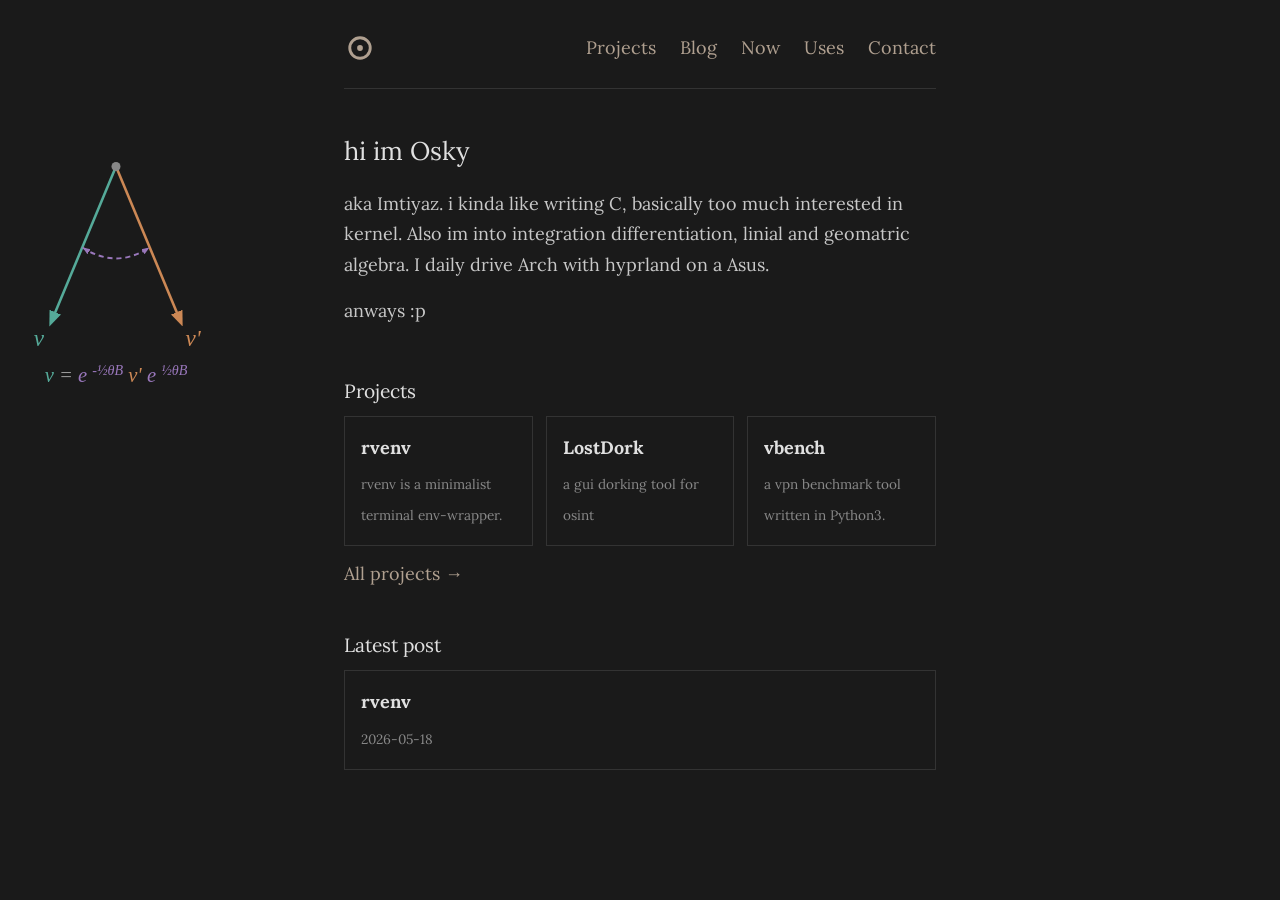
<file: index.html>
<!doctype html>
<html lang="en">
  <head>
    <meta charset="utf-8" />
    <meta name="viewport" content="width=device-width, initial-scale=1" />
    <title>Osky</title>
    <meta name="description" content="me is oskyy." />
    <meta property="og:title" content="Osky" />
    <meta property="og:description" content="me is oskyy." />
    <meta property="og:url" content="https://home.osky.dpdns.org" />
    <meta property="og:type" content="website" />
    <link rel="icon" href="/favicon.svg" />
    <link rel="stylesheet" href="/style.css" />
  </head>
  <body>
    <div class="container">
      <div data-part="nav"></div>

      <!-- deco images go here -->
      <img class="deco deco-left" src="/img/A.svg" alt="Deco image #1" />
      <!-- <img class="deco deco-right" src="/img/..." alt="Deco image #2"> -->

      <div class="intro">
        <h1>hi im Osky</h1>
        <p>
          aka Imtiyaz. i kinda like writing C, basically too much interested in
          kernel. Also im into integration differentiation, linial and geomatric
          algebra. I daily drive Arch with hyprland on a Asus.
        </p>
        <p>anways :p</p>
      </div>

      <h2>Projects</h2>
      <div class="card-grid">
        <a class="card" href="/p/rvenv">
          <strong>rvenv</strong>
          <span>rvenv is a minimalist terminal env-wrapper. </span>
        </a>
        <a class="card" href="/p/lostdork">
          <strong>LostDork</strong>
          <span>a gui dorking tool for osint</span>
        </a>
        <a class="card" href="/p/vbench">
          <strong>vbench</strong>
          <span>a vpn benchmark tool written in Python3.</span>
        </a>
      </div>
      <p class="more-link"><a href="/projects">All projects &rarr;</a></p>

      <h2>Latest post</h2>
      <a class="card" id="latest-post" href="/blog">
        <strong>...</strong>
        <span></span>
      </a>

      <div data-part="footer"></div>
    </div>

    <script src="/parts.js"></script>
    <script>
      fetch("/blog/index.html")
        .then(function (r) {
          return r.text();
        })
        .then(function (html) {
          var doc = new DOMParser().parseFromString(html, "text/html");
          var first = doc.querySelector(".post-list li");
          if (first) {
            var link = first.querySelector("a");
            var card = document.getElementById("latest-post");
            card.href = link.getAttribute("href");
            card.querySelector("strong").textContent = link.textContent;
            card.querySelector("span").textContent =
              first.querySelector(".date").textContent;
          }
        });
    </script>
  </body>
</html>
</file>
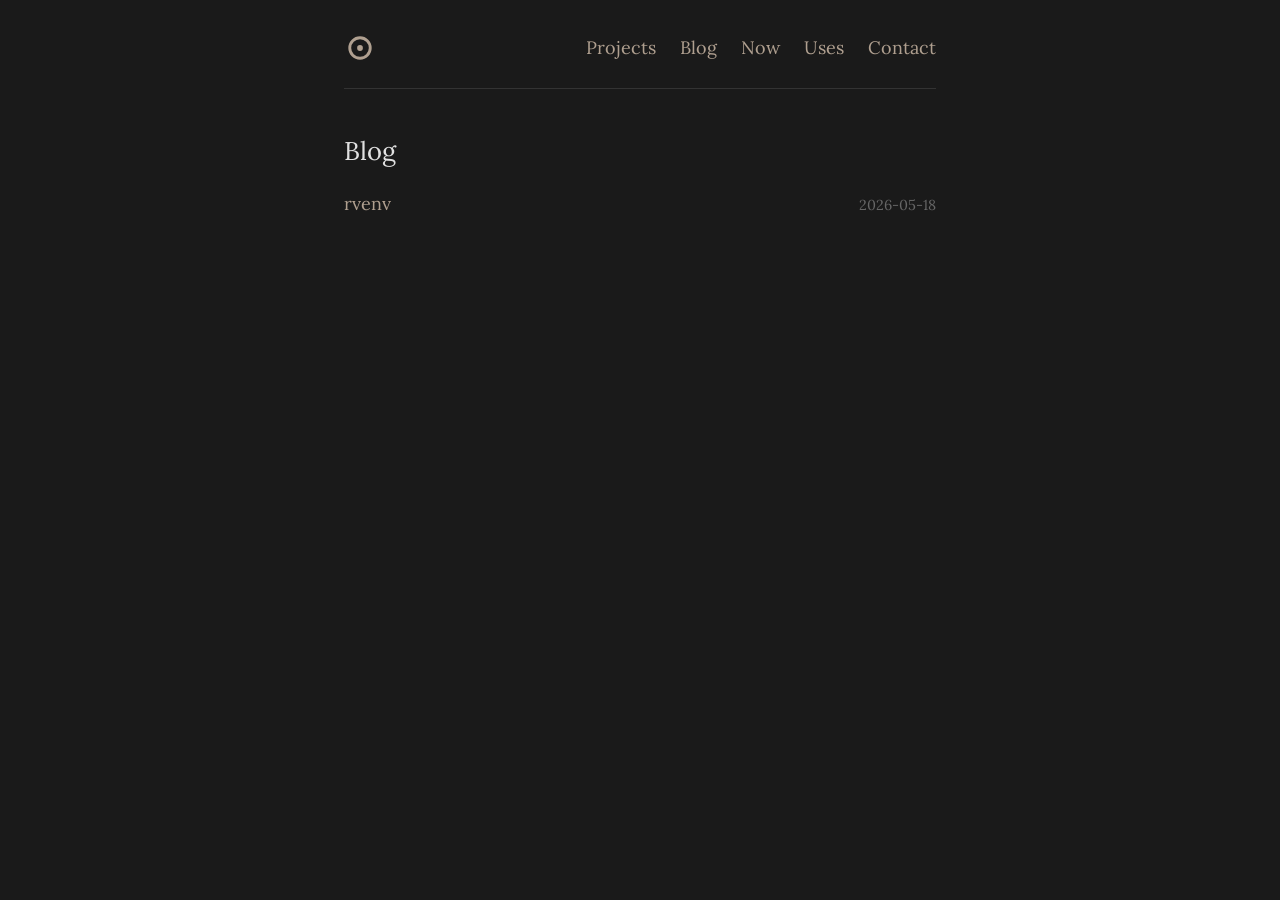
<file: blog/index.html>
<!doctype html>
<html lang="en">
  <head>
    <meta charset="utf-8" />
    <meta name="viewport" content="width=device-width, initial-scale=1" />
    <title>Blog - Osky</title>
    <link rel="icon" href="/favicon.svg" />
    <link rel="stylesheet" href="/style.css" />
  </head>
  <body>
    <div class="container">
      <div data-part="nav"></div>

      <h1>Blog</h1>

      <ul class="post-list">
        <li>
          <a href="/blog/rvenv">rvenv</a>
          <span class="date">2026-05-18</span>
        </li>
      </ul>

      <div data-part="footer"></div>
    </div>

    <script src="/parts.js"></script>
  </body>
</html>
</file>
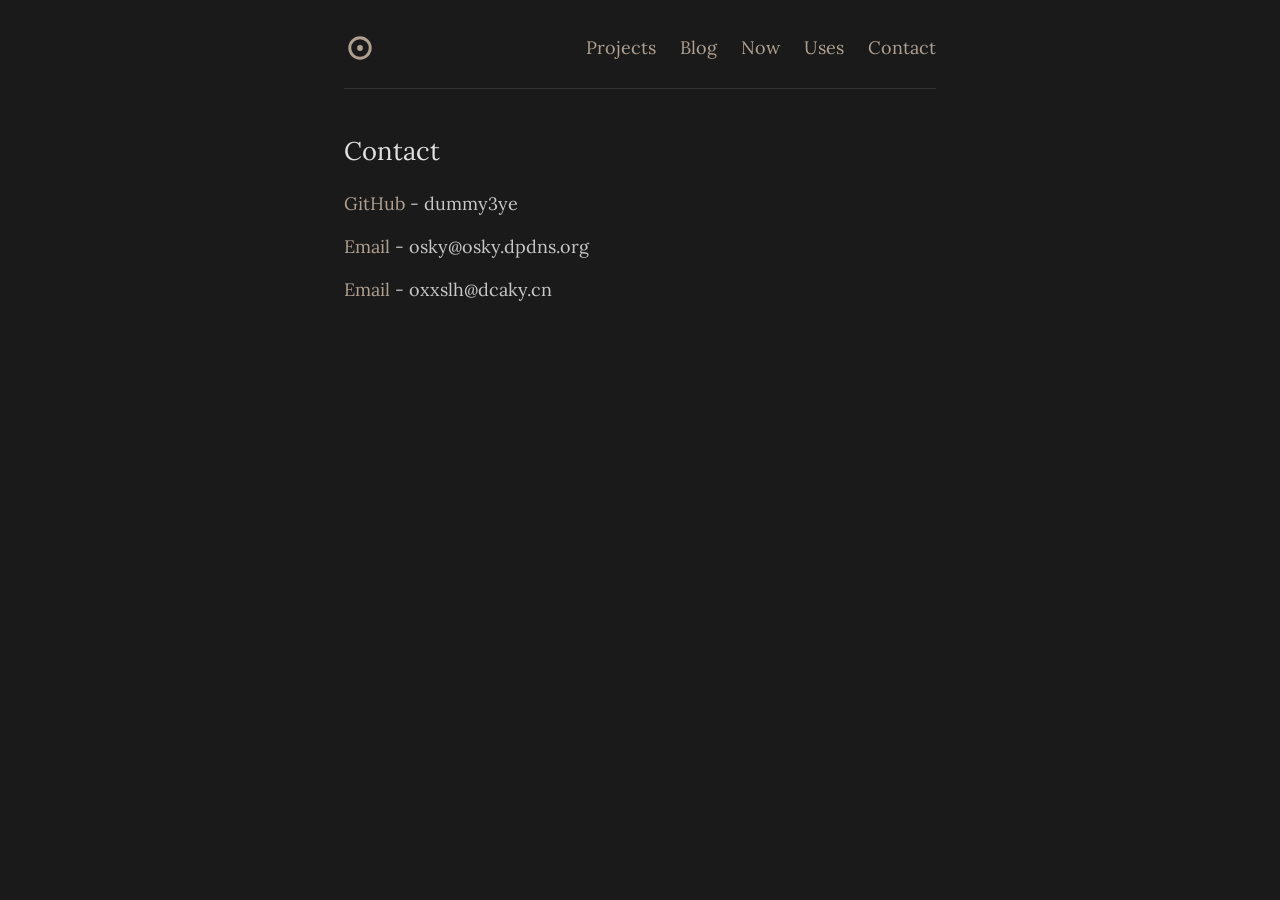
<file: contact/index.html>
<!doctype html>
<html lang="en">
  <head>
    <meta charset="utf-8" />
    <meta name="viewport" content="width=device-width, initial-scale=1" />
    <title>Contact - Osky</title>
    <meta name="description" content="Get in touch." />
    <meta property="og:title" content="Contact - Osky" />
    <meta property="og:description" content="Get in touch." />
    <meta property="og:url" content="https://home.osky.dpdns.org/contact" />
    <meta property="og:type" content="website" />
    <link rel="icon" href="/favicon.svg" />
    <link rel="stylesheet" href="/style.css" />
  </head>
  <body>
    <div class="container">
      <div data-part="nav"></div>

      <h1>Contact</h1>

      <ul class="contact-list">
        <li>
          <a href="https://github.com/dummy3ye" target="_blank" rel="noopener"
            >GitHub</a
          >
          - dummy3ye
        </li>
        <li>
          <a href="mailto:osky@osky.dpdns.org">Email</a> - osky@osky.dpdns.org
        </li>
        <li><a href="mailto:oxxslh@dcaky.cn">Email</a> - oxxslh@dcaky.cn</li>
      </ul>

      <div data-part="footer"></div>
    </div>

    <script src="/parts.js"></script>
  </body>
</html>
</file>
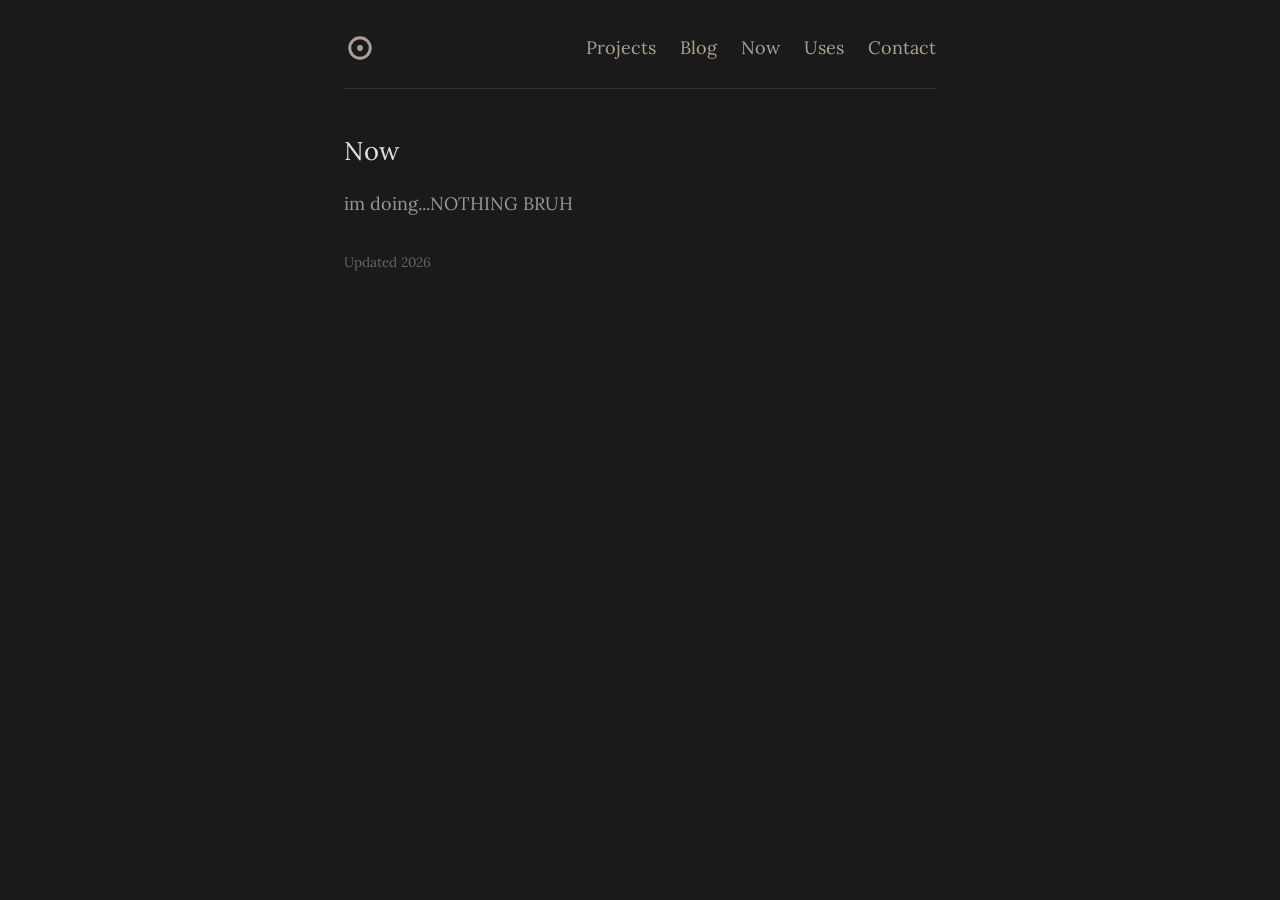
<file: now/index.html>
<!doctype html>
<html lang="en">
  <head>
    <meta charset="utf-8" />
    <meta name="viewport" content="width=device-width, initial-scale=1" />
    <title>Now - Osky</title>
    <meta name="description" content="What I'm working on right now." />
    <meta property="og:title" content="Now - Osky" />
    <meta property="og:description" content="What I'm working on right now." />
    <meta property="og:url" content="https://home.osky.dpdns.org/now" />
    <meta property="og:type" content="website" />
    <link rel="icon" href="/favicon.svg" />
    <link rel="stylesheet" href="/style.css" />
  </head>
  <body>
    <div class="container">
      <div data-part="nav"></div>

      <h1>Now</h1>

      <div class="uses">
        <p style="color: #999">im doing...NOTHING BRUH</p>
      </div>

      <p style="margin-top: 2rem; color: #666; font-size: 0.85rem">
        Updated 2026
      </p>

      <div data-part="footer"></div>
    </div>

    <script src="/parts.js"></script>
  </body>
</html>
</file>
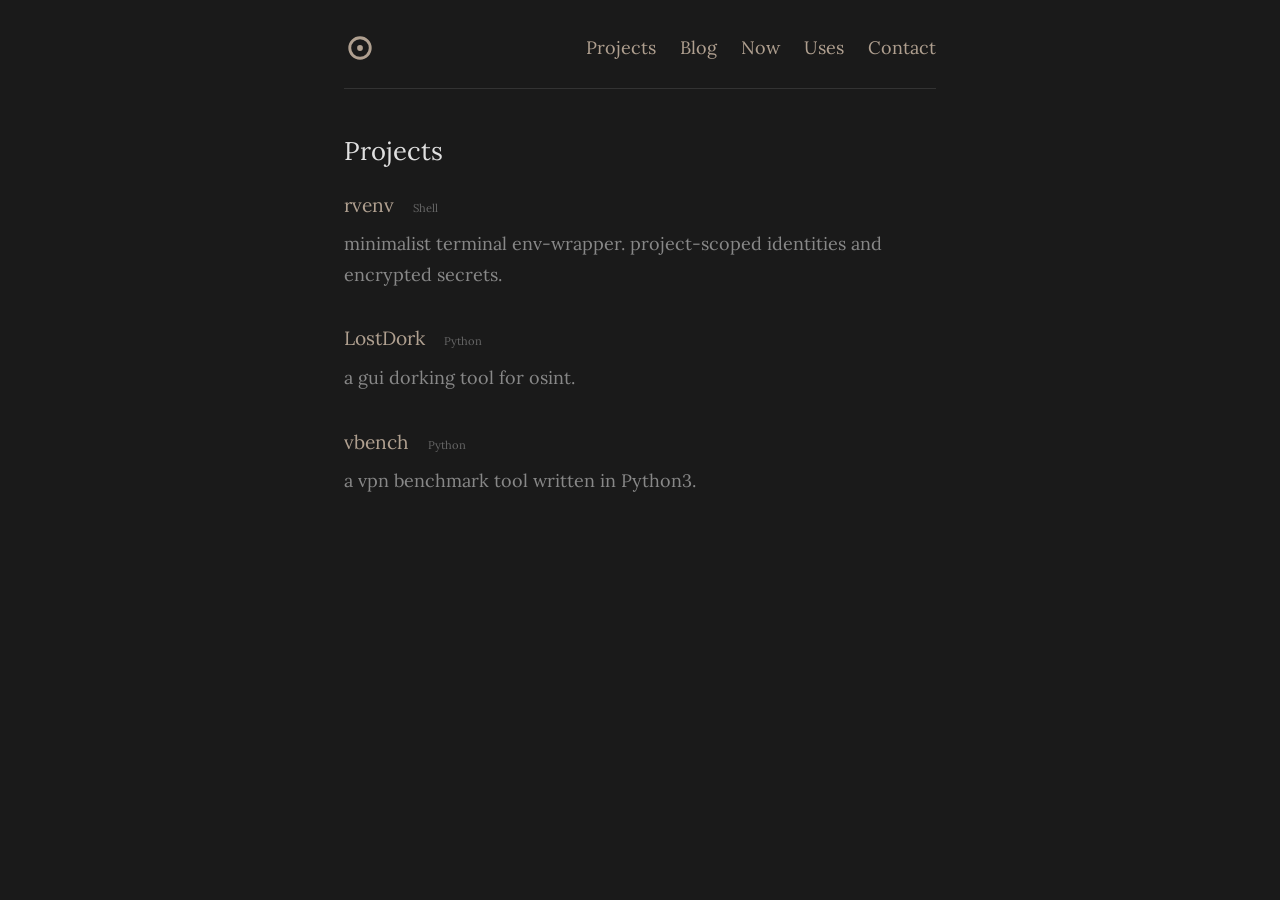
<file: projects/index.html>
<!doctype html>
<html lang="en">
  <head>
    <meta charset="utf-8" />
    <meta name="viewport" content="width=device-width, initial-scale=1" />
    <title>Projects - Osky</title>
    <meta name="description" content="Things I've built." />
    <meta property="og:title" content="Projects - Osky" />
    <meta property="og:description" content="Things I've built." />
    <meta property="og:url" content="https://home.osky.dpdns.org/projects" />
    <meta property="og:type" content="website" />
    <link rel="icon" href="/favicon.svg" />
    <link rel="stylesheet" href="/style.css" />
  </head>
  <body>
    <div class="container">
      <div data-part="nav"></div>

      <h1>Projects</h1>

      <div class="project" data-repo="rvenv" data-owner="rvenv">
        <h2>
          <a href="/p/rvenv">rvenv</a> <span class="stars"></span>
          <span class="lang">Shell</span>
        </h2>
        <p>
          minimalist terminal env-wrapper. project-scoped identities and
          encrypted secrets.
        </p>
      </div>

      <div class="project" data-repo="lostdock">
        <h2>
          <a href="/p/lostdork">LostDork</a> <span class="stars"></span>
          <span class="lang">Python</span>
        </h2>
        <p>a gui dorking tool for osint.</p>
      </div>

      <div class="project" data-repo="vbenchmark">
        <h2>
          <a href="/p/vbench">vbench</a> <span class="stars"></span>
          <span class="lang">Python</span>
        </h2>
        <p>a vpn benchmark tool written in Python3.</p>
      </div>

      <div data-part="footer"></div>
    </div>

    <script src="/parts.js"></script>
    <script>
      document.querySelectorAll(".project").forEach(function (el) {
        var owner = el.getAttribute("data-owner") || "dummy3ye";
        var name = el.getAttribute("data-repo");
        fetch("https://api.github.com/repos/" + owner + "/" + name)
          .then(function (r) {
            return r.json();
          })
          .then(function (repo) {
            if (!repo.id) return;
            var parts = [];
            if (repo.stargazers_count === 1) parts.push("1 star");
            else if (repo.stargazers_count > 1)
              parts.push(repo.stargazers_count + " stars");
            if (repo.forks_count === 1) parts.push("1 fork");
            else if (repo.forks_count > 1)
              parts.push(repo.forks_count + " forks");
            el.querySelector(".stars").textContent = parts.join(" / ");
          });
      });
    </script>
  </body>
</html>
</file>
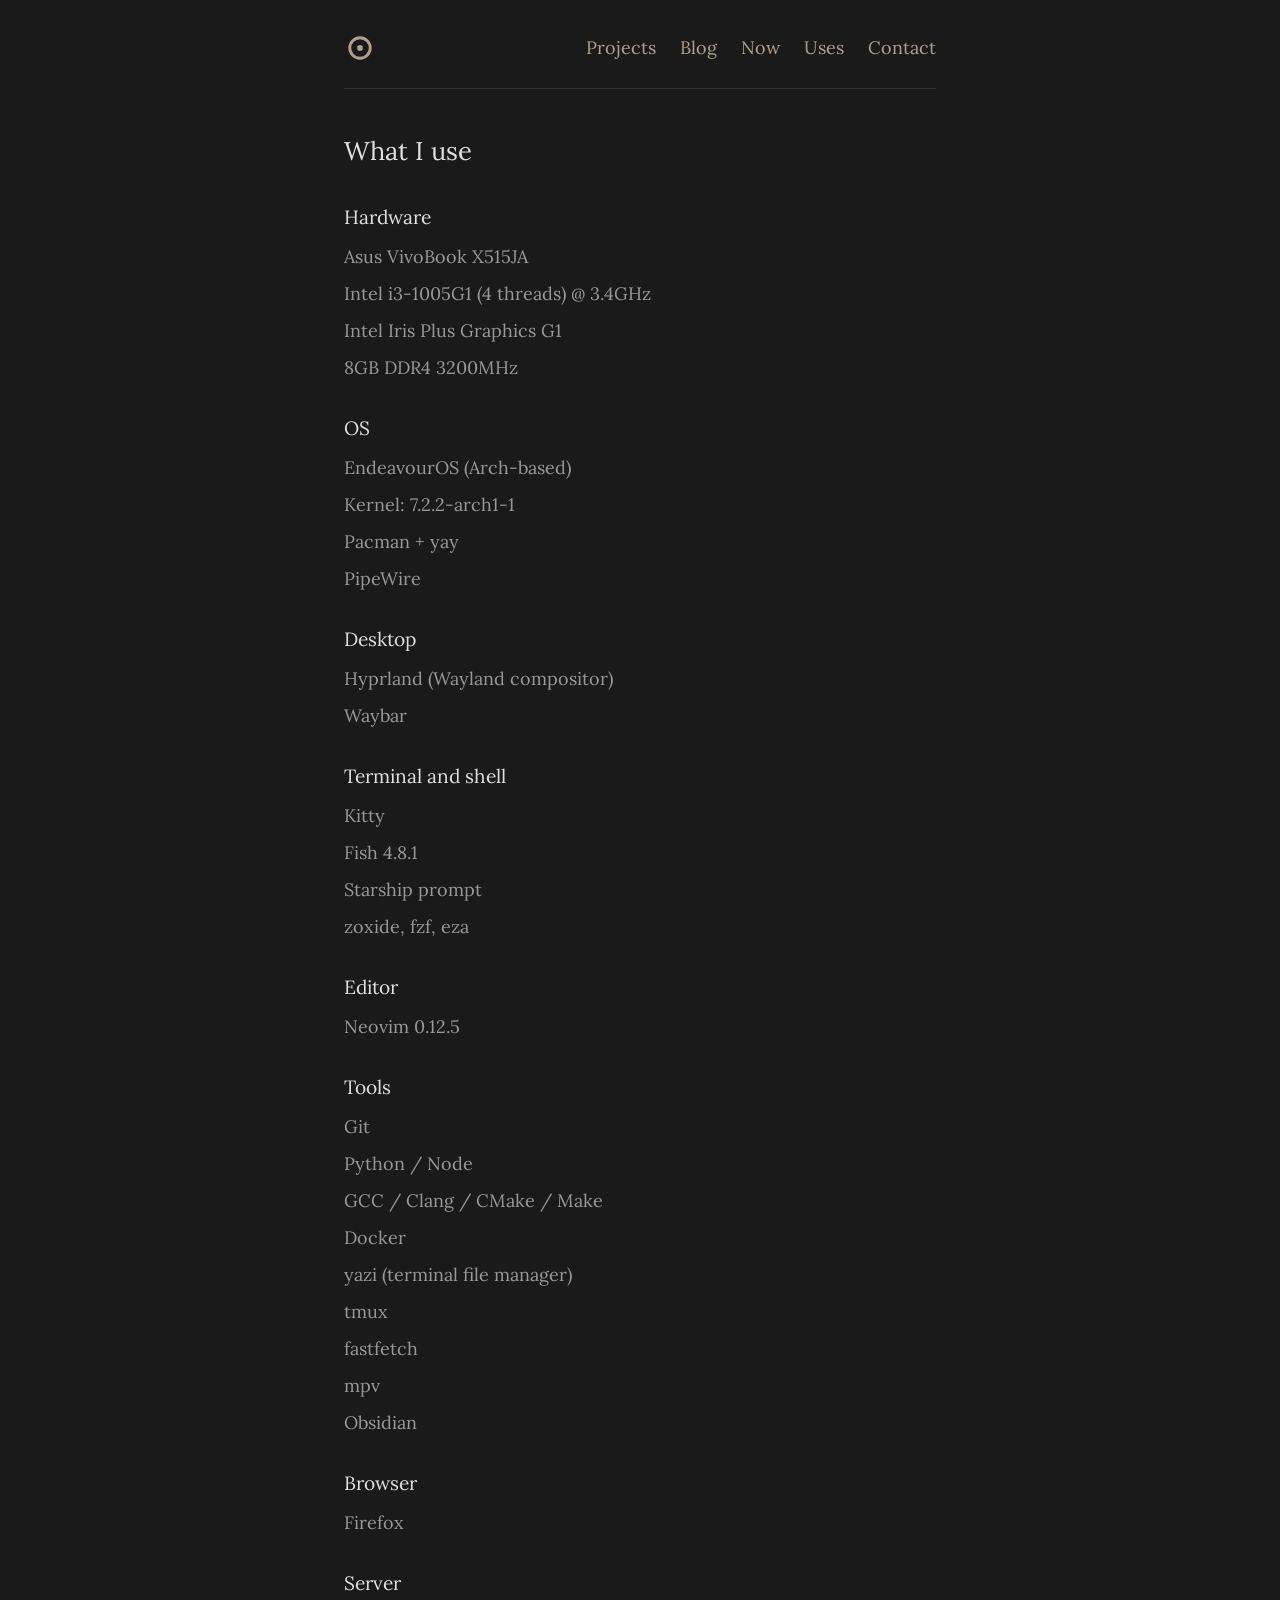
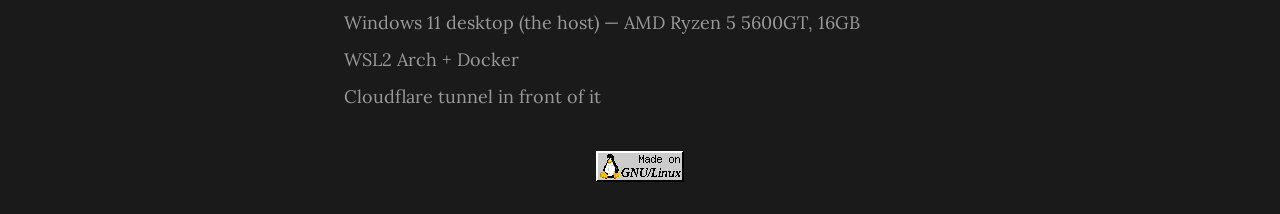
<file: uses/index.html>
<!doctype html>
<html lang="en">
  <head>
    <meta charset="utf-8" />
    <meta name="viewport" content="width=device-width, initial-scale=1" />
    <title>Uses - Osky</title>
    <meta name="description" content="Hardware and tools I use daily." />
    <meta property="og:title" content="Uses - Osky" />
    <meta property="og:description" content="Hardware and tools I use daily." />
    <meta property="og:url" content="https://home.osky.dpdns.org/uses" />
    <meta property="og:type" content="website" />
    <link rel="icon" href="/favicon.svg" />
    <link rel="stylesheet" href="/style.css" />
  </head>
  <body>
    <div class="container">
      <div data-part="nav"></div>

      <h1>What I use</h1>

      <div class="uses">
        <h2>Hardware</h2>
        <ul>
          <li>Asus VivoBook X515JA</li>
          <li>Intel i3-1005G1 (4 threads) @ 3.4GHz</li>
          <li>Intel Iris Plus Graphics G1</li>
          <li>8GB DDR4 3200MHz</li>
        </ul>

        <h2>OS</h2>
        <ul>
          <li>EndeavourOS (Arch-based)</li>
          <li>Kernel: 7.2.2-arch1-1</li>
          <li>Pacman + yay</li>
          <li>PipeWire</li>
        </ul>

        <h2>Desktop</h2>
        <ul>
          <li>Hyprland (Wayland compositor)</li>
          <li>Waybar</li>
        </ul>

        <h2>Terminal and shell</h2>
        <ul>
          <li>Kitty</li>
          <li>Fish 4.8.1</li>
          <li>Starship prompt</li>
          <li>zoxide, fzf, eza</li>
        </ul>

        <h2>Editor</h2>
        <ul>
          <li>Neovim 0.12.5</li>
        </ul>

        <h2>Tools</h2>
        <ul>
          <li>Git</li>
          <li>Python / Node</li>
          <li>GCC / Clang / CMake / Make</li>
          <li>Docker</li>
          <li>yazi (terminal file manager)</li>
          <li>tmux</li>
          <li>fastfetch</li>
          <li>mpv</li>
          <li>Obsidian</li>
        </ul>

        <h2>Browser</h2>
        <ul>
          <li>Firefox</li>
        </ul>

        <h2>Server</h2>
        <ul>
          <li>Windows 11 desktop (the host) — AMD Ryzen 5 5600GT, 16GB</li>
          <li>WSL2 Arch + Docker</li>
          <li>Cloudflare tunnel in front of it</li>
        </ul>
      </div>

      <div data-part="footer"></div>
    </div>

    <img
      src="/img/badges/madeon_linux.gif"
      alt="Made on GNU/Linux"
      style="
        display: block;
        margin: 0 auto 2rem;
        height: 31px;
        image-rendering: pixelated;
      "
    />

    <script src="/parts.js"></script>
  </body>
</html>
</file>
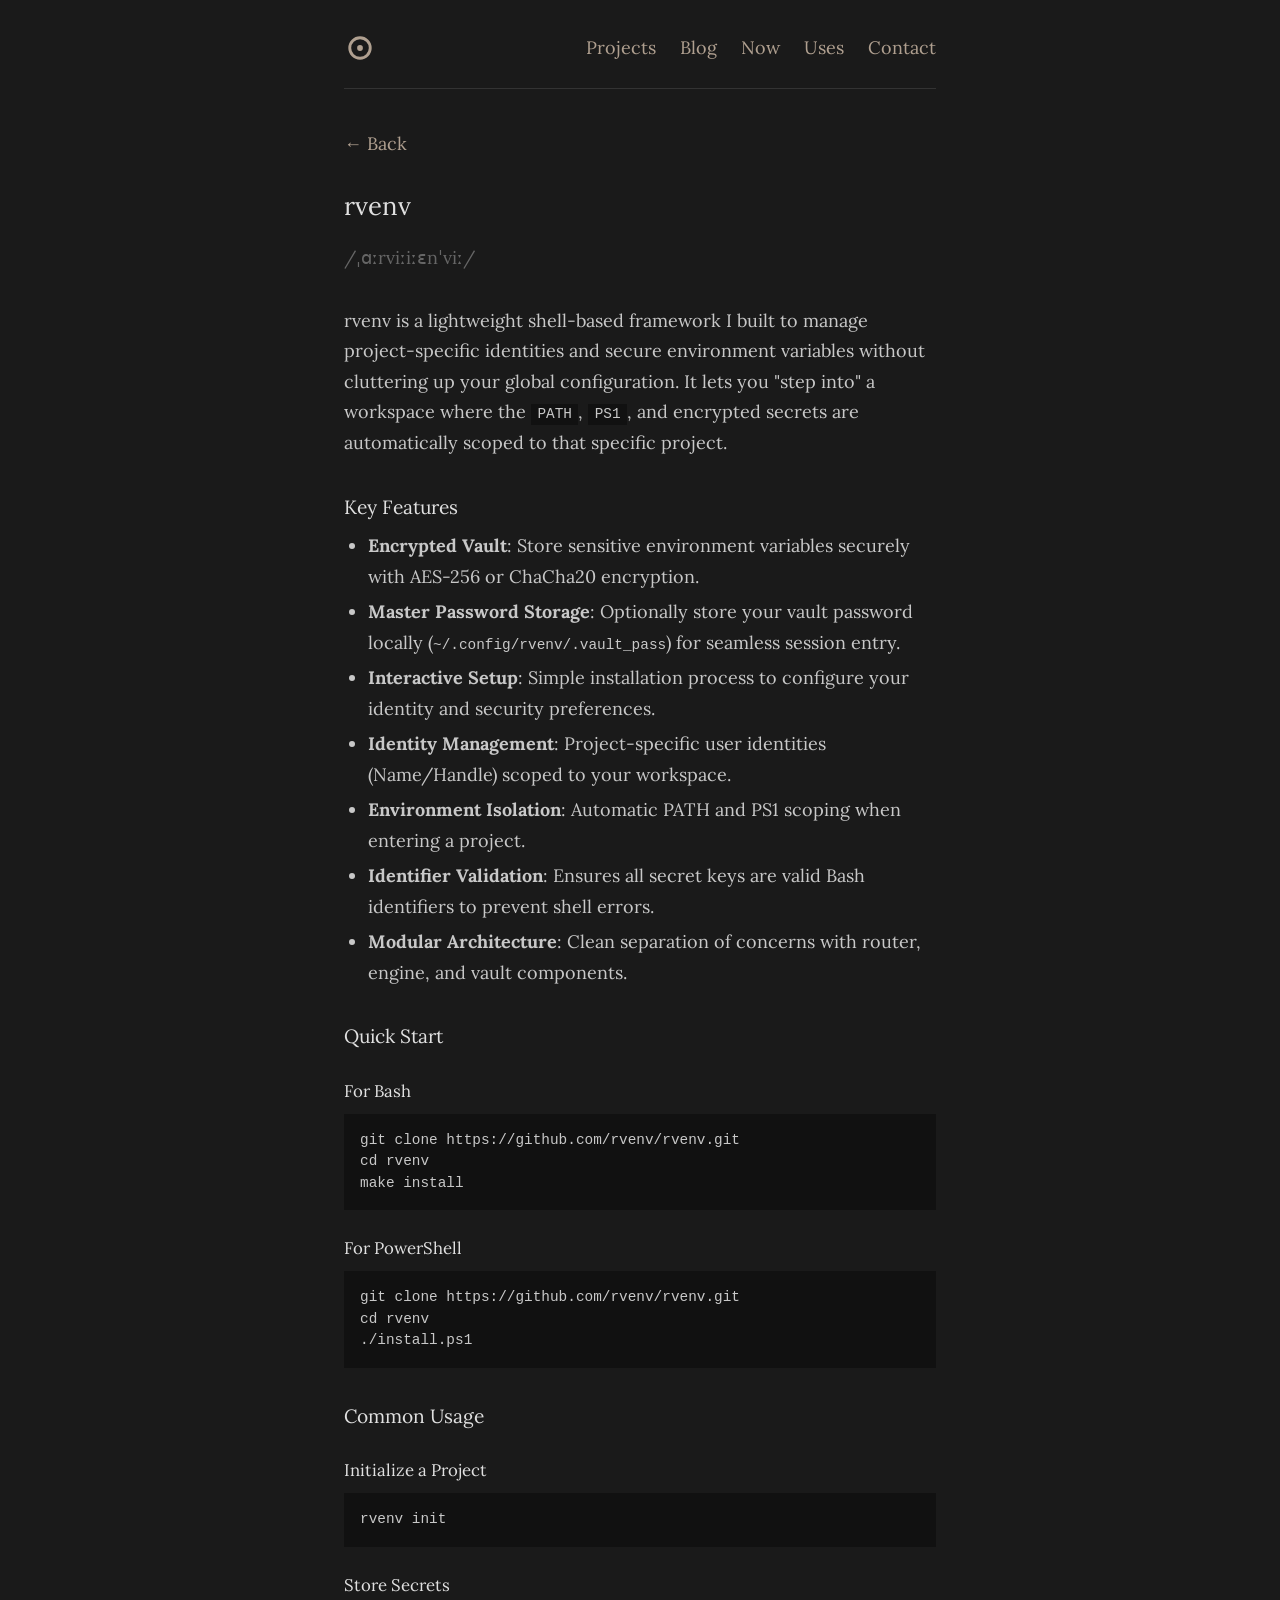
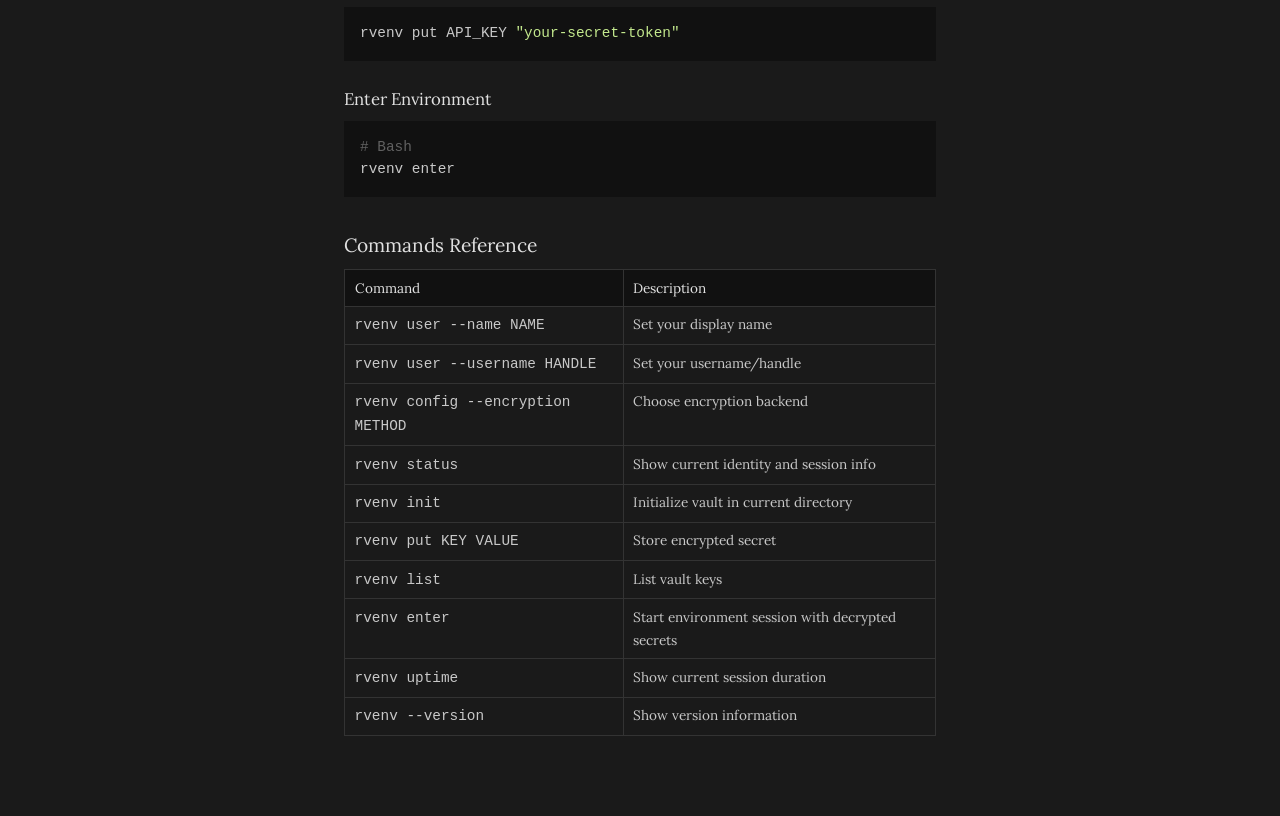
<file: blog/rvenv/index.html>
<!doctype html>
<html lang="en">
  <head>
    <meta charset="utf-8" />
    <meta name="viewport" content="width=device-width, initial-scale=1" />
    <meta
      name="description"
      content="rvenv - a shell-based environment manager for project identities and encrypted secrets."
    />
    <title>rvenv - Osky</title>
    <link rel="icon" href="/favicon.svg" />
    <link rel="stylesheet" href="/style.css" />
  </head>
  <body>
    <div class="container">
      <div data-part="nav"></div>

      <a class="back" href="/blog">&larr; Back</a>

      <div class="post" id="post"></div>

      <div data-part="footer"></div>
    </div>

    <script src="/parts.js"></script>
    <script src="/blog/md.js"></script>
    <script>
      fetch("/blog/rvenv.md")
        .then(function (r) {
          return r.text();
        })
        .then(function (md) {
          document.getElementById("post").innerHTML = renderMarkdown(md);
        });
    </script>
  </body>
</html>
</file>
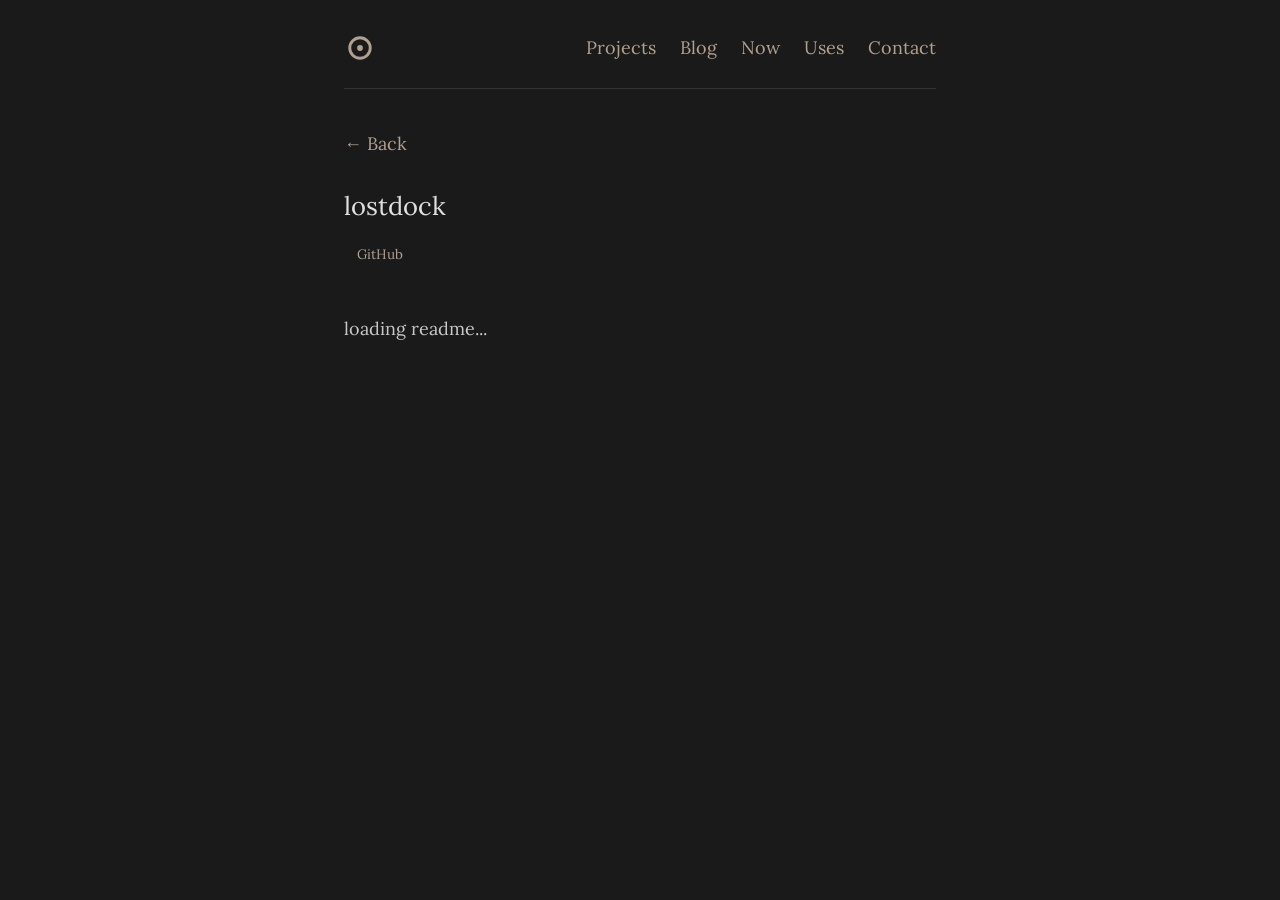
<file: p/lostdork/index.html>
<!doctype html>
<html lang="en">
  <head>
    <meta charset="utf-8" />
    <meta name="viewport" content="width=device-width, initial-scale=1" />
    <title>LostDork - Osky</title>
    <link rel="icon" href="/favicon.svg" />
    <link rel="stylesheet" href="/style.css" />
  </head>
  <body>
    <div class="container">
      <div data-part="nav"></div>

      <a class="back" href="/projects">&larr; Back</a>

      <div class="intro">
        <h1 id="proj-name">lostdock</h1>
        <p id="proj-desc"></p>
        <p style="color: #888; font-size: 0.85rem">
          <span id="proj-meta"></span>
          <a
            id="proj-link"
            target="_blank"
            rel="noopener"
            style="margin-left: 0.8rem"
            >GitHub</a
          >
        </p>
      </div>

      <div class="post" id="readme">loading readme...</div>
    </div>

    <script src="/parts.js"></script>
    <script src="/blog/md.js"></script>
    <script src="/p/project.js"></script>
    <script>
      loadProject("dummy3ye", "lostdock");
    </script>
  </body>
</html>
</file>
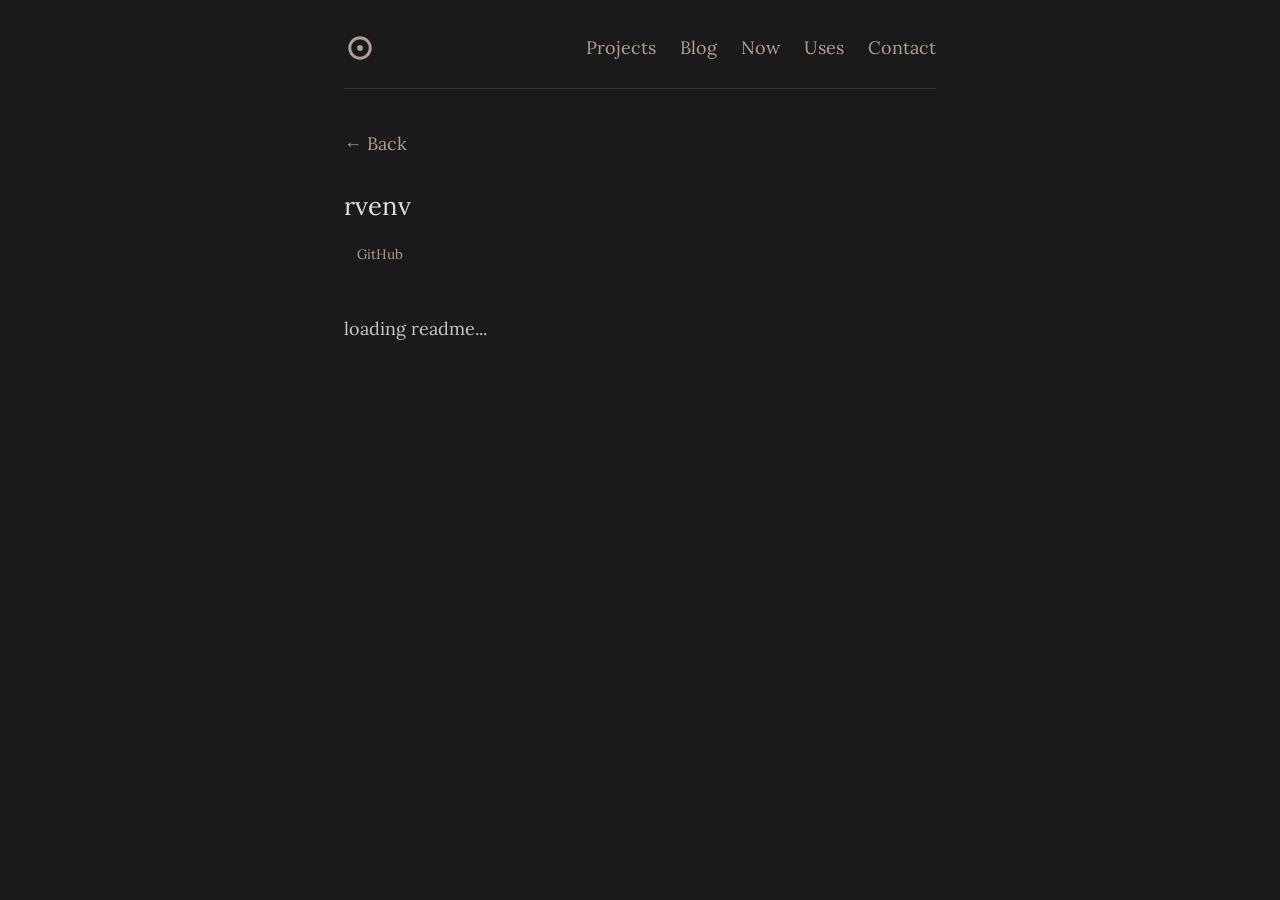
<file: p/rvenv/index.html>
<!doctype html>
<html lang="en">
  <head>
    <meta charset="utf-8" />
    <meta name="viewport" content="width=device-width, initial-scale=1" />
    <title>rvenv - Osky</title>
    <link rel="icon" href="/favicon.svg" />
    <link rel="stylesheet" href="/style.css" />
  </head>
  <body>
    <div class="container">
      <div data-part="nav"></div>

      <a class="back" href="/projects">&larr; Back</a>

      <div class="intro">
        <h1 id="proj-name">rvenv</h1>
        <p id="proj-desc"></p>
        <p style="color: #888; font-size: 0.85rem">
          <span id="proj-meta"></span>
          <a
            id="proj-link"
            target="_blank"
            rel="noopener"
            style="margin-left: 0.8rem"
            >GitHub</a
          >
        </p>
      </div>

      <div class="post" id="readme">loading readme...</div>
    </div>

    <script src="/parts.js"></script>
    <script src="/blog/md.js"></script>
    <script src="/p/project.js"></script>
    <script>
      loadProject("rvenv", "rvenv");
    </script>
  </body>
</html>
</file>
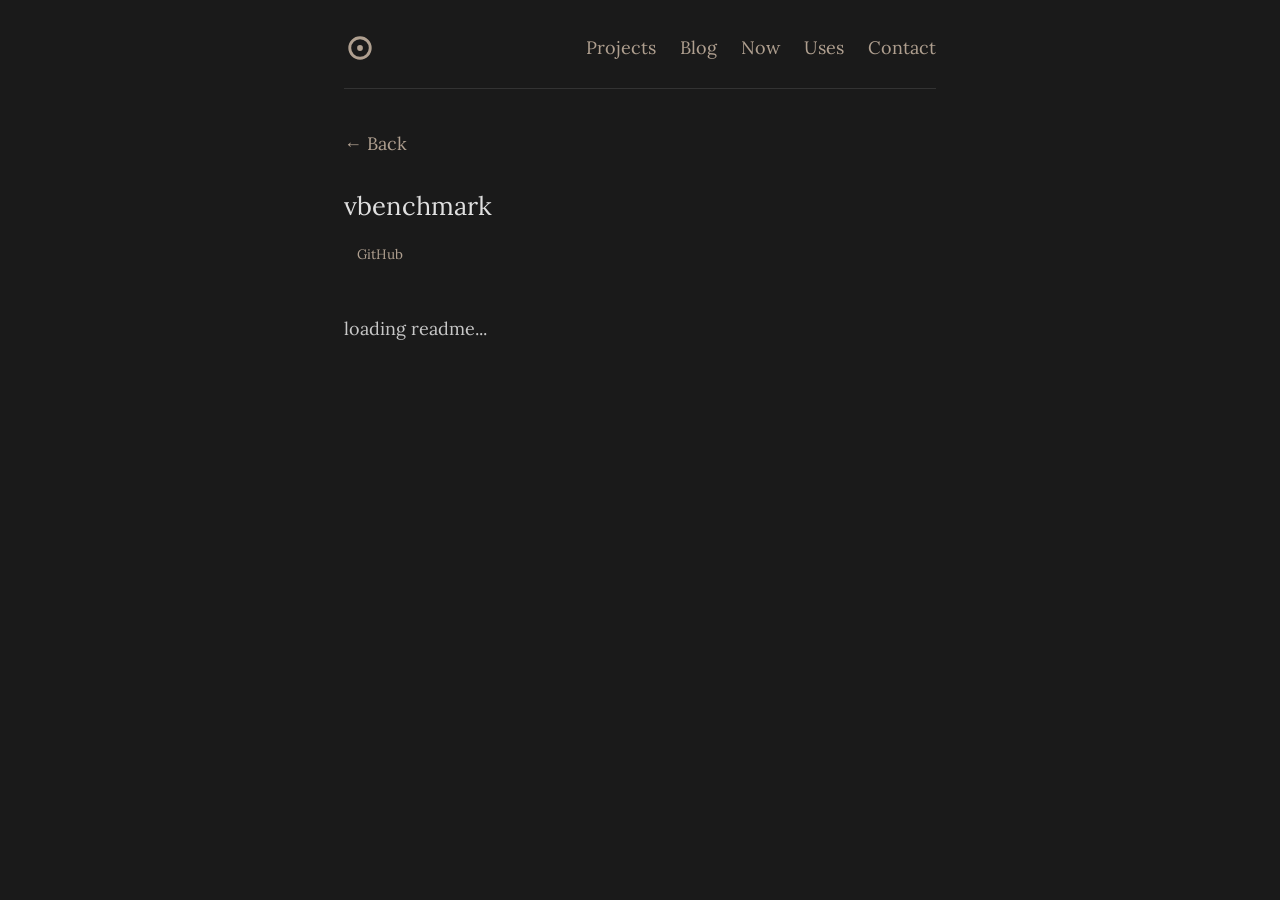
<file: p/vbench/index.html>
<!doctype html>
<html lang="en">
  <head>
    <meta charset="utf-8" />
    <meta name="viewport" content="width=device-width, initial-scale=1" />
    <title>vbench - Osky</title>
    <link rel="icon" href="/favicon.svg" />
    <link rel="stylesheet" href="/style.css" />
  </head>
  <body>
    <div class="container">
      <div data-part="nav"></div>

      <a class="back" href="/projects">&larr; Back</a>

      <div class="intro">
        <h1 id="proj-name">vbenchmark</h1>
        <p id="proj-desc"></p>
        <p style="color: #888; font-size: 0.85rem">
          <span id="proj-meta"></span>
          <a
            id="proj-link"
            target="_blank"
            rel="noopener"
            style="margin-left: 0.8rem"
            >GitHub</a
          >
        </p>
      </div>

      <div class="post" id="readme">loading readme...</div>
    </div>

    <script src="/parts.js"></script>
    <script src="/blog/md.js"></script>
    <script src="/p/project.js"></script>
    <script>
      loadProject("dummy3ye", "vbenchmark");
    </script>
  </body>
</html>
</file>
<file: style.css>
@font-face {
  font-family: "Lora";
  font-style: normal;
  font-weight: 400 700;
  font-display: swap;
  src: url("/fonts/lora-regular.woff2") format("woff2");
}

@font-face {
  font-family: "Lora";
  font-style: italic;
  font-weight: 400;
  font-display: swap;
  src: url("/fonts/lora-italic.woff2") format("woff2");
}

::selection {
  background: #000000;
  color: #b0a090;
}

* {
  margin: 0;
  padding: 0;
  box-sizing: border-box;
}

body {
  font-family: "Lora", "Georgia", serif;
  background: #1a1a1a;
  color: #c8c8c8;
  line-height: 1.7;
  font-size: 18px;
}

a {
  color: #b0a090;
  text-decoration: none;
  transition:
    color 0.15s,
    background-size 0.25s;
  background-image: linear-gradient(#b0a090, #b0a090);
  background-size: 0% 1px;
  background-position: left bottom;
  background-repeat: no-repeat;
}

a:hover {
  color: #c8b8a8;
  background-size: 100% 1px;
}

/* layout */

.container {
  max-width: 640px;
  margin: 0 auto;
  padding: 2rem 1.5rem;
  position: relative;
}

/* nav */

nav {
  border-bottom: 1px solid #333;
  padding-bottom: 1.5rem;
  margin-bottom: 2.5rem;
  display: flex;
  justify-content: space-between;
  align-items: center;
}

nav .logo {
  display: flex;
  align-items: center;
}

nav .logo img {
  height: 32px;
  width: auto;
}

nav .links {
  display: flex;
  gap: 1.5rem;
}

/* headings */

h1 {
  font-size: 1.6rem;
  color: #e0e0e0;
  margin-bottom: 1rem;
  font-weight: normal;
}

h2 {
  font-size: 1.2rem;
  color: #e0e0e0;
  margin-bottom: 0.5rem;
  font-weight: normal;
}

/* home */

.intro {
  margin-bottom: 3rem;
}

.intro p {
  margin-bottom: 1rem;
}

.deco {
  position: absolute;
  width: 200px;
}

.deco-left {
  right: calc(100% + 1.5rem);
  top: 8rem;
  width: 360px;
}

.deco-right {
  left: calc(100% + 1.5rem);
  top: 16rem;
}

.card-grid {
  display: grid;
  grid-template-columns: repeat(3, 1fr);
  gap: 0.8rem;
  margin-top: 0.5rem;
}

.card {
  display: block;
  border: 1px solid #333;
  padding: 1rem;
  color: #c8c8c8;
  text-decoration: none;
}

.card:hover {
  border-color: #555;
}

.card,
.badges a,
nav .logo {
  background-image: none;
}

.card strong {
  display: block;
  color: #e0e0e0;
  margin-bottom: 0.3rem;
}

.card span {
  font-size: 0.85rem;
  color: #888;
}

.more-link {
  margin-top: 0.8rem;
  margin-bottom: 2.5rem;
}

/* project list */

.project {
  margin-bottom: 2rem;
}

.project h2 {
  display: flex;
  align-items: baseline;
  gap: 0.6rem;
}

.project p {
  color: #888;
}

.stars {
  font-size: 0.75rem;
  color: #888;
  font-weight: normal;
}

.lang {
  font-size: 0.7rem;
  color: #666;
  font-weight: normal;
}

/* blog list */

.post-list {
  list-style: none;
}

.post-list li {
  margin-bottom: 1.2rem;
  display: flex;
  justify-content: space-between;
  align-items: baseline;
  gap: 1rem;
}

.post-list .date {
  color: #666;
  font-size: 0.9rem;
  white-space: nowrap;
}

.demo {
  width: 100%;
  border: 1px solid #333;
  margin-bottom: 2rem;
}

/* project pages */

section {
  margin-bottom: 2.5rem;
}

section p {
  margin-bottom: 1rem;
}

section pre {
  background: #111;
  padding: 1rem;
  overflow-x: auto;
  margin: 0.5rem 0 1rem;
  font-family: monospace;
  font-size: 0.9rem;
  line-height: 1.5;
}

section code {
  font-family: monospace;
  font-size: 0.9rem;
}

section p code {
  background: #111;
  padding: 0.15rem 0.4rem;
}

/* blog post */

.post {
  margin-bottom: 3rem;
}

.post .meta {
  color: #666;
  margin-bottom: 2rem;
}

.post p {
  margin-bottom: 1rem;
}

.post pre {
  background: #111;
  padding: 1rem;
  overflow-x: auto;
  margin-bottom: 1rem;
  font-family: monospace;
  font-size: 0.9rem;
  line-height: 1.5;
}

.post code {
  font-family: monospace;
  font-size: 0.9rem;
}

.post p code {
  background: #111;
  padding: 0.15rem 0.4rem;
}

.post ul,
.post ol {
  margin-bottom: 1rem;
  padding-left: 1.5rem;
}

.post li {
  margin-bottom: 0.3rem;
}

.post h2 {
  margin-top: 2rem;
}

.post h3 {
  font-size: 1.05rem;
  color: #e0e0e0;
  margin-top: 1.5rem;
  margin-bottom: 0.5rem;
  font-weight: normal;
}

.post img,
.post video {
  max-width: 100%;
  border: 1px solid #333;
  margin: 0.5rem 0 1rem;
  display: block;
}

.post blockquote {
  border-left: 3px solid #444;
  padding-left: 1rem;
  color: #999;
  margin-bottom: 1rem;
}

.post table {
  width: 100%;
  border-collapse: collapse;
  margin-bottom: 1rem;
  font-size: 0.85rem;
}

.post th,
.post td {
  border: 1px solid #333;
  padding: 0.4rem 0.6rem;
  text-align: left;
  vertical-align: top;
}

.post th {
  background: #111;
  color: #e0e0e0;
  font-weight: normal;
}

.post h1 + p {
  color: #666;
  margin-bottom: 2rem;
}

.back {
  display: inline-block;
  margin-bottom: 1.5rem;
}

/* uses */

.uses h2 {
  margin-top: 1.8rem;
}

.uses ul {
  list-style: none;
  margin-top: 0.4rem;
}

.uses li {
  margin-bottom: 0.4rem;
  color: #999;
}

/* badges */

.badges {
  margin-top: 3rem;
  display: flex;
  justify-content: center;
  gap: 0.4rem;
  flex-wrap: wrap;
}

.badges img {
  height: 31px;
  width: auto;
  image-rendering: pixelated;
  transition: transform 0.15s;
}

.badges img:hover {
  transform: translateY(-2px);
}

/* contact */

.contact-list {
  list-style: none;
}

.contact-list li {
  margin-bottom: 0.8rem;
}

/* syntax highlighting */

.hl-kw {
  color: #c792ea;
}
.hl-str {
  color: #c3e88d;
}
.hl-com {
  color: #616161;
}
.hl-num {
  color: #f78c6c;
}
.hl-type {
  color: #ffcb6b;
}
.hl-fn {
  color: #82aaff;
}

/* mobile */

@media (max-width: 500px) {
  body {
    font-size: 16px;
  }

  nav {
    flex-direction: column;
    gap: 0.5rem;
  }

  .post-list li {
    flex-direction: column;
    gap: 0;
  }

  .card-grid {
    grid-template-columns: 1fr;
  }

  .deco {
    display: none;
  }
}
</file>
